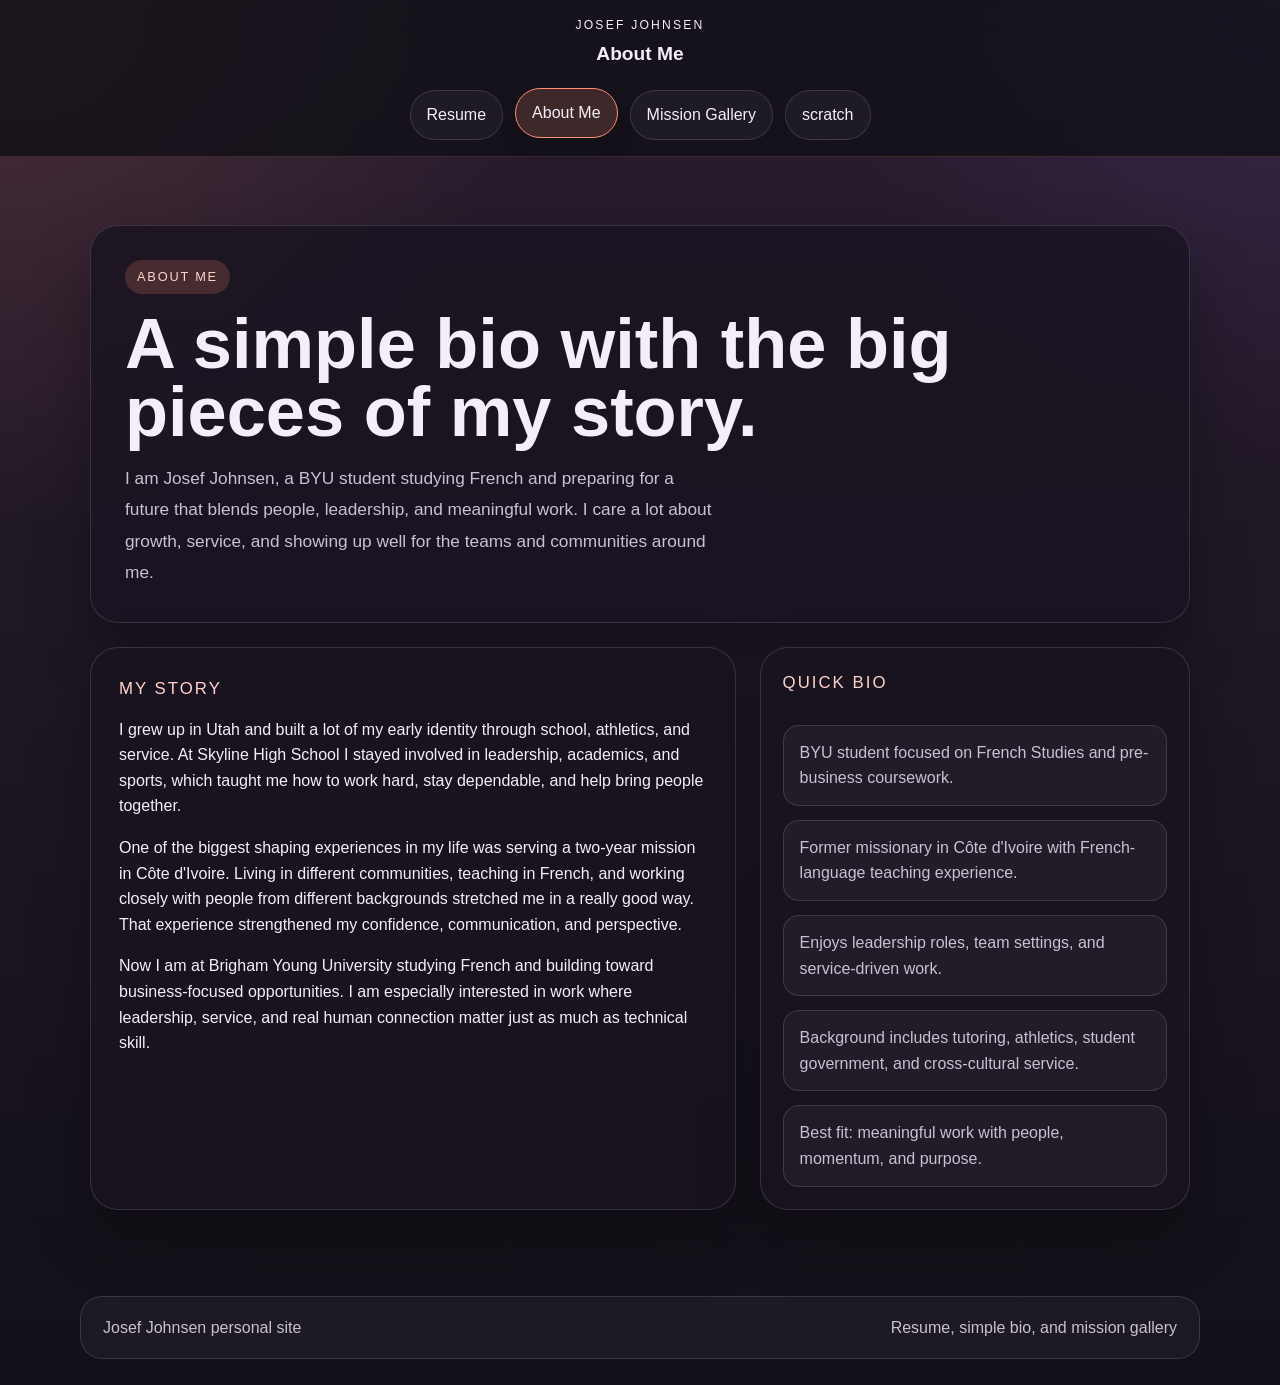
<file: html/about.html>
<!DOCTYPE html>
<html lang="en">
    <head>
        <meta charset="UTF-8">
        <meta name="viewport" content="width=device-width, initial-scale=1.0">
        <title>About Me | Josef Johnsen</title>
        <link rel="stylesheet" href="../styles.css">
    </head>
    <body class="about-page">
        <div class="site-header">
            <div class="site-header-inner">
                <div class="site-brand">
                    <div class="brand-kicker">Josef Johnsen</div>
                    <div class="brand-name">About Me</div>
                </div>
                <div class="site-nav">
                    <a class="nav-link" href="../index.html">Resume</a>
                    <a class="nav-link is-active" href="about.html">About Me</a>
                    <a class="nav-link" href="gallery.html">Mission Gallery</a>
                    <a class="nav-link" href="../scratch.html">scratch</a>
                </div>
            </div>
        </div>

        <div class="main-content">
            <div class="page">
                <div class="hero">
                    <span class="eyebrow">About Me</span>
                    <h1>A simple bio with the big pieces of my story.</h1>
                    <p class="lede">
                        I am Josef Johnsen, a BYU student studying French and preparing for a future that blends people,
                        leadership, and meaningful work. I care a lot about growth, service, and showing up well for the teams and communities around me.
                    </p>
                </div>

                <div class="about-layout">
                    <div class="about-card">
                        <div class="section-title">My Story</div>
                        <p>
                            I grew up in Utah and built a lot of my early identity through school, athletics, and service.
                            At Skyline High School I stayed involved in leadership, academics, and sports, which taught me how to work hard, stay dependable, and help bring people together.
                        </p>
                        <p>
                            One of the biggest shaping experiences in my life was serving a two-year mission in Côte d'Ivoire.
                            Living in different communities, teaching in French, and working closely with people from different backgrounds stretched me in a really good way.
                            That experience strengthened my confidence, communication, and perspective.
                        </p>
                        <p>
                            Now I am at Brigham Young University studying French and building toward business-focused opportunities.
                            I am especially interested in work where leadership, service, and real human connection matter just as much as technical skill.
                        </p>
                    </div>

                    <div class="fact-grid">
                        <div class="section-title">Quick Bio</div>
                        <div class="fact-chip">BYU student focused on French Studies and pre-business coursework.</div>
                        <div class="fact-chip">Former missionary in Côte d'Ivoire with French-language teaching experience.</div>
                        <div class="fact-chip">Enjoys leadership roles, team settings, and service-driven work.</div>
                        <div class="fact-chip">Background includes tutoring, athletics, student government, and cross-cultural service.</div>
                        <div class="fact-chip">Best fit: meaningful work with people, momentum, and purpose.</div>
                    </div>
                </div>
            </div>
        </div>

        <div class="site-footer">
            <div class="site-footer-inner">
                <div>Josef Johnsen personal site</div>
                <div>Resume, simple bio, and mission gallery</div>
            </div>
        </div>
    </body>
</html>
</file>
<file: styles.css>
html {
    scroll-behavior: smooth;
}

* {
    box-sizing: border-box;
}

ul li:hover,
ol li:hover {
    text-decoration: underline;
}

img {
    margin: 10px 0;
    padding: 8px;
    border: 1px solid rgba(255, 255, 255, 0.16);
    border-radius: 18px;
}

body.resume-page {
    --bg: #0f1720;
    --panel: #16212d;
    --panel-soft: #1c2a38;
    --text: #e8eef5;
    --muted: #aab7c4;
    --line: #2a3a4d;
    --accent: #67b7ff;
    --accent-soft: rgba(103, 183, 255, 0.18);
    --shadow: 0 20px 45px rgba(0, 0, 0, 0.35);
    margin: 0;
    background: linear-gradient(180deg, #101922 0%, #0a1118 100%);
    color: var(--text);
    font-family: "Segoe UI", Tahoma, Geneva, Verdana, sans-serif;
    line-height: 1.6;
}

body.gallery-page {
    --bg: #0b1320;
    --bg-glow: #12243a;
    --panel: rgba(11, 20, 32, 0.82);
    --panel-strong: rgba(18, 30, 47, 0.94);
    --line: rgba(159, 190, 214, 0.18);
    --text: #eef4fb;
    --muted: #b8c7d6;
    --accent: #f2b441;
    --accent-soft: rgba(242, 180, 65, 0.18);
    --shadow: 0 28px 60px rgba(0, 0, 0, 0.34);
    margin: 0;
    min-height: 100vh;
    color: var(--text);
    font-family: Georgia, "Times New Roman", serif;
    background:
        radial-gradient(circle at top left, rgba(242, 180, 65, 0.14), transparent 30%),
        radial-gradient(circle at top right, rgba(76, 137, 195, 0.18), transparent 28%),
        linear-gradient(180deg, var(--bg-glow) 0%, var(--bg) 100%);
}

body.about-page {
    --bg: #121018;
    --bg-glow: #2a1d2f;
    --panel: rgba(26, 20, 33, 0.84);
    --panel-strong: rgba(38, 28, 48, 0.94);
    --panel-soft: rgba(255, 255, 255, 0.04);
    --text: #f5eef9;
    --muted: #cbbfd4;
    --line: rgba(211, 185, 227, 0.18);
    --accent: #ff8f70;
    --accent-soft: rgba(255, 143, 112, 0.18);
    --shadow: 0 28px 60px rgba(0, 0, 0, 0.3);
    margin: 0;
    min-height: 100vh;
    color: var(--text);
    font-family: "Trebuchet MS", "Segoe UI", sans-serif;
    line-height: 1.6;
    background:
        radial-gradient(circle at top left, rgba(255, 143, 112, 0.16), transparent 28%),
        radial-gradient(circle at top right, rgba(142, 112, 255, 0.14), transparent 24%),
        linear-gradient(180deg, var(--bg-glow) 0%, var(--bg) 100%);
}

body.resume-page a {
    color: var(--accent);
    text-decoration: none;
}

body.resume-page a:hover {
    text-decoration: underline;
}

body.gallery-page a {
    color: inherit;
}

body.about-page a {
    color: inherit;
}

body.resume-page .page {
    width: min(1040px, calc(100% - 32px));
    margin: 0 auto;
    padding: 40px 0 56px;
}

body.gallery-page .page {
    width: min(1120px, calc(100% - 32px));
    margin: 0 auto;
    padding: 40px 0 56px;
}

body.about-page .page {
    width: min(1100px, calc(100% - 32px));
    margin: 0 auto;
    padding: 40px 0 56px;
}

.site-header {
    position: sticky;
    top: 0;
    z-index: 10;
    backdrop-filter: blur(16px);
}

body.resume-page .site-header {
    background: rgba(10, 17, 24, 0.82);
    border-bottom: 1px solid rgba(103, 183, 255, 0.16);
}

body.gallery-page .site-header {
    background: rgba(8, 14, 22, 0.8);
    border-bottom: 1px solid rgba(242, 180, 65, 0.18);
}

body.about-page .site-header {
    background: rgba(18, 16, 24, 0.82);
    border-bottom: 1px solid rgba(255, 143, 112, 0.18);
}

.site-header-inner {
    width: min(1120px, calc(100% - 32px));
    margin: 0 auto;
    padding: 16px 0;
    display: flex;
    flex-direction: column;
    justify-content: center;
    align-items: center;
    gap: 20px;
    flex-wrap: wrap;
    text-align: center;
}

.site-brand {
    display: grid;
    gap: 4px;
    justify-items: center;
}

.brand-kicker {
    font-size: 0.76rem;
    letter-spacing: 0.18em;
    text-transform: uppercase;
}

.brand-name {
    font-size: 1.2rem;
    font-weight: 700;
}

.site-nav {
    display: flex;
    flex-wrap: wrap;
    gap: 12px;
    justify-content: center;
}

.nav-link {
    display: inline-flex;
    align-items: center;
    justify-content: center;
    padding: 11px 16px;
    border-radius: 999px;
    text-decoration: none;
    border: 1px solid var(--line);
    background: rgba(255, 255, 255, 0.04);
    color: var(--text);
    transition: transform 0.2s ease, border-color 0.2s ease, background 0.2s ease, box-shadow 0.2s ease;
}

.nav-link:hover,
.nav-link:focus-visible,
.nav-link.is-active {
    transform: translateY(-2px);
    border-color: var(--accent);
    background: var(--accent-soft);
    box-shadow: 0 10px 24px rgba(0, 0, 0, 0.18);
    text-decoration: none;
}

.main-content {
    padding-top: 28px;
}

.site-footer {
    margin-top: 30px;
}

.site-footer-inner {
    width: min(1120px, calc(100% - 32px));
    margin: 0 auto 26px;
    padding: 18px 22px;
    border: 1px solid var(--line);
    border-radius: 22px;
    background: rgba(255, 255, 255, 0.04);
    color: var(--muted);
    display: flex;
    justify-content: space-between;
    align-items: center;
    gap: 16px;
    flex-wrap: wrap;
}

body.resume-page .hero,
body.resume-page .section,
body.resume-page .gallery {
    background: var(--panel);
    border: 1px solid var(--line);
    border-radius: 24px;
    box-shadow: var(--shadow);
}

body.resume-page .hero {
    padding: 36px;
    display: grid;
    grid-template-columns: 1.6fr 1fr;
    gap: 28px;
    align-items: center;
}

body.resume-page .eyebrow {
    display: inline-block;
    padding: 6px 12px;
    border-radius: 999px;
    background: var(--accent-soft);
    color: #cfe7ff;
    font-size: 0.85rem;
    font-weight: 700;
    letter-spacing: 0.08em;
    text-transform: uppercase;
}

body.resume-page h1,
body.resume-page h2,
body.resume-page h3 {
    margin: 0;
}

body.resume-page h1 {
    margin-top: 16px;
    font-size: clamp(2.5rem, 5vw, 4rem);
    letter-spacing: 0.03em;
}

body.resume-page .subtitle {
    margin: 14px 0 18px;
    color: var(--muted);
    font-size: 1.1rem;
}

body.resume-page .summary {
    margin: 0 0 24px;
    color: #d8e1ea;
    max-width: 62ch;
}

body.resume-page .hero-list {
    margin: 0 0 24px;
    padding-left: 20px;
    color: #d8e1ea;
}

body.resume-page .contact-row {
    display: flex;
    flex-wrap: wrap;
    gap: 12px;
}

body.resume-page .contact-link {
    padding: 10px 14px;
    border: 1px solid var(--line);
    border-radius: 12px;
    background: var(--panel-soft);
    color: var(--text);
    font-weight: 600;
}

body.resume-page .contact-link:hover {
    border-color: var(--accent);
    box-shadow: 0 0 0 4px var(--accent-soft);
    text-decoration: none;
}

body.resume-page .hero-photo {
    width: 100%;
    height: auto;
    object-fit: contain;
    border-radius: 22px;
    border: 1px solid #304356;
    display: block;
}

body.resume-page .grid {
    margin-top: 24px;
    display: grid;
    grid-template-columns: 1.15fr 0.85fr;
    gap: 24px;
}

body.resume-page .stack {
    display: grid;
    gap: 24px;
}

body.resume-page .section {
    padding: 28px;
}

body.resume-page .section h2 {
    margin-bottom: 18px;
    font-size: 1.15rem;
    letter-spacing: 0.08em;
    text-transform: uppercase;
    color: #dce8f4;
}

body.resume-page .item + .item {
    margin-top: 20px;
    padding-top: 20px;
    border-top: 1px solid var(--line);
}

body.resume-page .item-title {
    font-size: 1.05rem;
    font-weight: 700;
}

body.resume-page .mini-title {
    font-size: 0.8rem;
    letter-spacing: 0.1em;
    text-transform: uppercase;
    color: var(--accent);
    margin-bottom: 6px;
}

body.resume-page .item-meta {
    color: var(--muted);
    font-size: 0.96rem;
    margin: 4px 0 10px;
}

body.resume-page ul {
    margin: 0;
    padding-left: 20px;
}

body.resume-page li + li {
    margin-top: 8px;
}

body.resume-page .skills-list,
body.resume-page .stats-list {
    display: grid;
    gap: 12px;
}

body.resume-page .chip {
    padding: 12px 14px;
    border: 1px solid var(--line);
    background: var(--panel-soft);
    border-radius: 14px;
}

body.resume-page .gallery {
    margin-top: 24px;
    padding: 28px;
}

body.resume-page .fun-section {
    margin-top: 24px;
    padding: 28px;
    background: linear-gradient(135deg, #16212d 0%, #1c3146 100%);
    border: 1px solid var(--line);
    border-radius: 24px;
    box-shadow: var(--shadow);
}

body.resume-page .fun-grid {
    display: grid;
    grid-template-columns: repeat(3, minmax(0, 1fr));
    gap: 18px;
}

body.resume-page .fun-card {
    padding: 18px;
    border-radius: 18px;
    background: rgba(10, 17, 24, 0.42);
    border: 1px solid rgba(232, 238, 245, 0.1);
}

body.resume-page .fun-card p {
    margin: 0;
    color: #dce7f2;
}

body.resume-page .gallery h2 {
    margin-bottom: 18px;
    font-size: 1.15rem;
    letter-spacing: 0.08em;
    text-transform: uppercase;
}

body.resume-page .gallery-grid {
    display: grid;
    grid-template-columns: repeat(2, minmax(0, 1fr));
    gap: 18px;
}

body.resume-page .image-card {
    display: block;
    padding: 14px;
    border: 1px solid var(--line);
    border-radius: 20px;
    background: var(--panel-soft);
    transition: transform 0.2s ease, box-shadow 0.2s ease, border-color 0.2s ease;
}

body.resume-page .image-card:hover {
    transform: translateY(-4px);
    border-color: var(--accent);
    box-shadow: 0 0 0 5px var(--accent-soft), var(--shadow);
    text-decoration: none;
}

body.resume-page .image-card img {
    width: 100%;
    height: 240px;
    object-fit: cover;
    display: block;
    border-radius: 16px;
    border: 1px solid #314658;
    box-shadow: 0 14px 28px rgba(0, 0, 0, 0.28);
}

body.resume-page .image-card strong {
    display: block;
    margin-top: 12px;
    color: var(--text);
    font-size: 1rem;
}

body.resume-page .image-card span {
    display: block;
    margin-top: 4px;
    color: var(--muted);
    font-size: 0.94rem;
}

body.resume-page .back-top {
    margin-top: 24px;
    text-align: center;
}

body.resume-page .back-top a {
    display: inline-block;
    padding: 10px 16px;
    border-radius: 999px;
    border: 1px solid var(--line);
    background: var(--panel);
}

body.gallery-page .hero {
    padding: 28px;
    border: 1px solid var(--line);
    border-radius: 28px;
    background: var(--panel);
    backdrop-filter: blur(14px);
    box-shadow: var(--shadow);
}

body.gallery-page .eyebrow {
    display: inline-block;
    padding: 7px 12px;
    border-radius: 999px;
    background: var(--accent-soft);
    color: #ffd991;
    font-size: 0.78rem;
    letter-spacing: 0.14em;
    text-transform: uppercase;
}

body.gallery-page h1,
body.gallery-page h2,
body.gallery-page p {
    margin: 0;
}

body.gallery-page h1 {
    margin-top: 16px;
    font-size: clamp(2.4rem, 6vw, 4.5rem);
    line-height: 0.95;
}

body.gallery-page .lede {
    margin-top: 18px;
    max-width: 64ch;
    color: var(--muted);
    font-size: 1.05rem;
    line-height: 1.7;
}

body.gallery-page .hero-links {
    margin-top: 22px;
    display: flex;
    flex-wrap: wrap;
    gap: 12px;
}

body.gallery-page .hero-link {
    padding: 11px 15px;
    border-radius: 999px;
    border: 1px solid var(--line);
    background: rgba(255, 255, 255, 0.03);
    text-decoration: none;
    transition: transform 0.2s ease, border-color 0.2s ease, background 0.2s ease;
}

body.gallery-page .hero-link:hover,
body.gallery-page .hero-link:focus-visible {
    transform: translateY(-2px);
    border-color: rgba(242, 180, 65, 0.6);
    background: rgba(242, 180, 65, 0.1);
}

body.gallery-page .carousel-shell {
    margin-top: 24px;
    padding: 22px;
    border: 1px solid var(--line);
    border-radius: 30px;
    background: var(--panel-strong);
    box-shadow: var(--shadow);
}

body.gallery-page .carousel-header {
    display: flex;
    justify-content: space-between;
    gap: 16px;
    align-items: end;
    margin-bottom: 20px;
}

body.gallery-page .carousel-header p {
    color: var(--muted);
    max-width: 52ch;
}

body.gallery-page .carousel-title {
    margin-top: 12px;
    font-size: clamp(1.7rem, 3vw, 2.5rem);
}

body.gallery-page .carousel-viewport {
    position: relative;
    overflow: hidden;
    border-radius: 24px;
    border: 1px solid var(--line);
    background: #060c14;
    min-height: 620px;
}

body.gallery-page .slides {
    display: flex;
    transition: transform 0.45s ease;
}

body.gallery-page .slide {
    width: 100%;
    flex: 0 0 100%;
    display: grid;
    grid-template-columns: 1.25fr 0.9fr;
    min-height: 620px;
}

body.gallery-page .slide-media {
    position: relative;
    min-height: 360px;
    background: #08111c;
}

body.gallery-page .slide-media img {
    width: 100%;
    height: 100%;
    object-fit: cover;
    display: block;
}

body.gallery-page .slide-tag {
    position: absolute;
    left: 18px;
    top: 18px;
    padding: 8px 12px;
    border-radius: 999px;
    background: rgba(8, 17, 28, 0.72);
    border: 1px solid rgba(255, 255, 255, 0.16);
    font-size: 0.8rem;
    letter-spacing: 0.08em;
    text-transform: uppercase;
}

body.gallery-page .slide-copy {
    padding: 28px;
    display: flex;
    flex-direction: column;
    justify-content: space-between;
    gap: 22px;
    background:
        linear-gradient(180deg, rgba(242, 180, 65, 0.07), transparent 28%),
        linear-gradient(180deg, rgba(255, 255, 255, 0.03), rgba(255, 255, 255, 0));
}

body.gallery-page .slide-count {
    color: #ffd991;
    font-size: 0.86rem;
    letter-spacing: 0.16em;
    text-transform: uppercase;
}

body.gallery-page .slide-copy h2 {
    margin-top: 10px;
    font-size: clamp(2rem, 3.2vw, 3rem);
    line-height: 1;
}

body.gallery-page .location-line {
    margin-top: 12px;
    color: #d8e4f1;
    font-size: 1rem;
}

body.gallery-page .description {
    margin-top: 18px;
    color: var(--muted);
    line-height: 1.8;
}

body.gallery-page .detail-box {
    padding: 18px;
    border-radius: 18px;
    border: 1px solid var(--line);
    background: rgba(255, 255, 255, 0.03);
}

body.gallery-page .detail-box strong {
    display: block;
    margin-bottom: 8px;
    color: #ffd991;
    font-size: 0.86rem;
    letter-spacing: 0.1em;
    text-transform: uppercase;
}

body.gallery-page .detail-box p {
    color: var(--muted);
    line-height: 1.7;
}

body.gallery-page .detail-box a {
    color: #fff0c8;
}

body.gallery-page .controls {
    margin-top: 18px;
    display: flex;
    justify-content: space-between;
    align-items: center;
    gap: 16px;
    flex-wrap: wrap;
}

body.gallery-page .button-row,
body.gallery-page .dot-row {
    display: flex;
    gap: 10px;
    align-items: center;
}

body.gallery-page button {
    border: 0;
    cursor: pointer;
    color: var(--text);
    font: inherit;
}

body.gallery-page .nav-button {
    width: 48px;
    height: 48px;
    border-radius: 50%;
    background: rgba(255, 255, 255, 0.06);
    border: 1px solid var(--line);
    transition: transform 0.2s ease, background 0.2s ease, border-color 0.2s ease;
}

body.gallery-page .nav-button:hover,
body.gallery-page .nav-button:focus-visible {
    transform: translateY(-2px);
    background: rgba(242, 180, 65, 0.12);
    border-color: rgba(242, 180, 65, 0.6);
}

body.gallery-page .dot {
    width: 12px;
    height: 12px;
    border-radius: 50%;
    background: rgba(255, 255, 255, 0.24);
    border: 1px solid transparent;
    padding: 0;
}

body.gallery-page .dot[aria-current="true"] {
    width: 34px;
    border-radius: 999px;
    background: var(--accent);
}

body.gallery-page .thumbnail-grid {
    margin-top: 18px;
    display: grid;
    grid-template-columns: repeat(6, minmax(0, 1fr));
    gap: 12px;
}

body.gallery-page .thumb {
    padding: 0;
    overflow: hidden;
    border-radius: 18px;
    border: 1px solid var(--line);
    background: rgba(255, 255, 255, 0.04);
    text-align: left;
}

body.gallery-page .thumb img {
    width: 100%;
    height: 96px;
    object-fit: cover;
    display: block;
}

body.gallery-page .thumb span {
    display: block;
    padding: 10px 12px 12px;
    color: var(--muted);
    font-size: 0.92rem;
}

body.gallery-page .thumb.active {
    border-color: rgba(242, 180, 65, 0.65);
    box-shadow: 0 0 0 3px rgba(242, 180, 65, 0.14);
}

body.gallery-page .footer-note {
    margin-top: 22px;
    color: var(--muted);
    font-size: 0.95rem;
    line-height: 1.7;
}

body.gallery-page .video-frame {
    position: relative;
    overflow: hidden;
    border-radius: 24px;
    border: 1px solid var(--line);
    background: #060c14;
    box-shadow: var(--shadow);
    aspect-ratio: 16 / 9;
    width: min(50vw, 100%);
    margin: 0 auto;
}

body.gallery-page .video-frame iframe {
    width: 100%;
    height: 100%;
    border: 0;
    display: block;
}

@media (max-width: 900px) {
    body.gallery-page .video-frame {
        width: 100%;
    }
}

body.gallery-page .reel-shell {
    padding: 0;
    overflow: hidden;
}

body.gallery-page .reel-viewport {
    min-height: min(64vh, 720px);
    border: 0;
    border-radius: 30px;
}

body.gallery-page .reel-slide {
    display: block;
    min-height: min(64vh, 720px);
}

body.gallery-page .reel-media {
    min-height: min(64vh, 720px);
}

body.gallery-page .reel-media img {
    width: 100%;
    height: 100%;
    object-fit: cover;
    display: block;
}

body.about-page .hero,
body.about-page .about-card,
body.about-page .fact-grid {
    border: 1px solid var(--line);
    border-radius: 28px;
    background: var(--panel);
    box-shadow: var(--shadow);
}

body.about-page .hero {
    padding: 34px;
}

body.about-page .eyebrow {
    display: inline-block;
    padding: 7px 12px;
    border-radius: 999px;
    background: var(--accent-soft);
    color: #ffd3c9;
    font-size: 0.8rem;
    letter-spacing: 0.14em;
    text-transform: uppercase;
}

body.about-page h1,
body.about-page h2,
body.about-page p {
    margin: 0;
}

body.about-page h1 {
    margin-top: 16px;
    font-size: clamp(2.6rem, 6vw, 4.4rem);
    line-height: 0.96;
}

body.about-page .lede {
    margin-top: 18px;
    max-width: 62ch;
    color: var(--muted);
    font-size: 1.08rem;
    line-height: 1.8;
}

body.about-page .about-layout {
    margin-top: 24px;
    display: grid;
    grid-template-columns: 1.2fr 0.8fr;
    gap: 24px;
}

body.about-page .about-card {
    padding: 28px;
}

body.about-page .section-title {
    margin-bottom: 14px;
    font-size: 1.05rem;
    letter-spacing: 0.12em;
    text-transform: uppercase;
    color: #ffd3c9;
}

body.about-page .about-card p + p {
    margin-top: 16px;
}

body.about-page .fact-grid {
    padding: 22px;
    display: grid;
    gap: 14px;
}

body.about-page .fact-chip {
    padding: 14px 16px;
    border-radius: 16px;
    border: 1px solid var(--line);
    background: var(--panel-soft);
    color: var(--muted);
}

@media (max-width: 920px) {
    body.gallery-page .slide {
        grid-template-columns: 1fr;
    }

    body.gallery-page .carousel-viewport,
    body.gallery-page .slide {
        min-height: unset;
    }

    body.gallery-page .slide-media {
        min-height: 300px;
    }

    body.gallery-page .thumbnail-grid {
        grid-template-columns: repeat(2, minmax(0, 1fr));
    }
}

@media (max-width: 860px) {
    body.resume-page .hero,
    body.resume-page .grid,
    body.resume-page .gallery-grid,
    body.resume-page .fun-grid {
        grid-template-columns: 1fr;
    }

    body.resume-page .hero {
        padding: 28px;
    }

    body.resume-page .image-card img {
        height: auto;
    }
}

@media (max-width: 640px) {
    body.gallery-page .page {
        width: min(100% - 20px, 1120px);
        padding-top: 20px;
    }

    body.gallery-page .hero,
    body.gallery-page .carousel-shell {
        padding: 18px;
    }

    body.gallery-page .carousel-header {
        display: block;
    }

    body.gallery-page .controls {
        align-items: flex-start;
    }

    body.gallery-page .thumbnail-grid {
        grid-template-columns: 1fr;
    }

    body.gallery-page .thumb img {
        height: 140px;
    }

    .site-header-inner,
    .site-footer-inner {
        width: min(100% - 20px, 1120px);
    }
}

@media (max-width: 900px) {
    body.about-page .about-layout {
        grid-template-columns: 1fr;
    }
}
</file>
